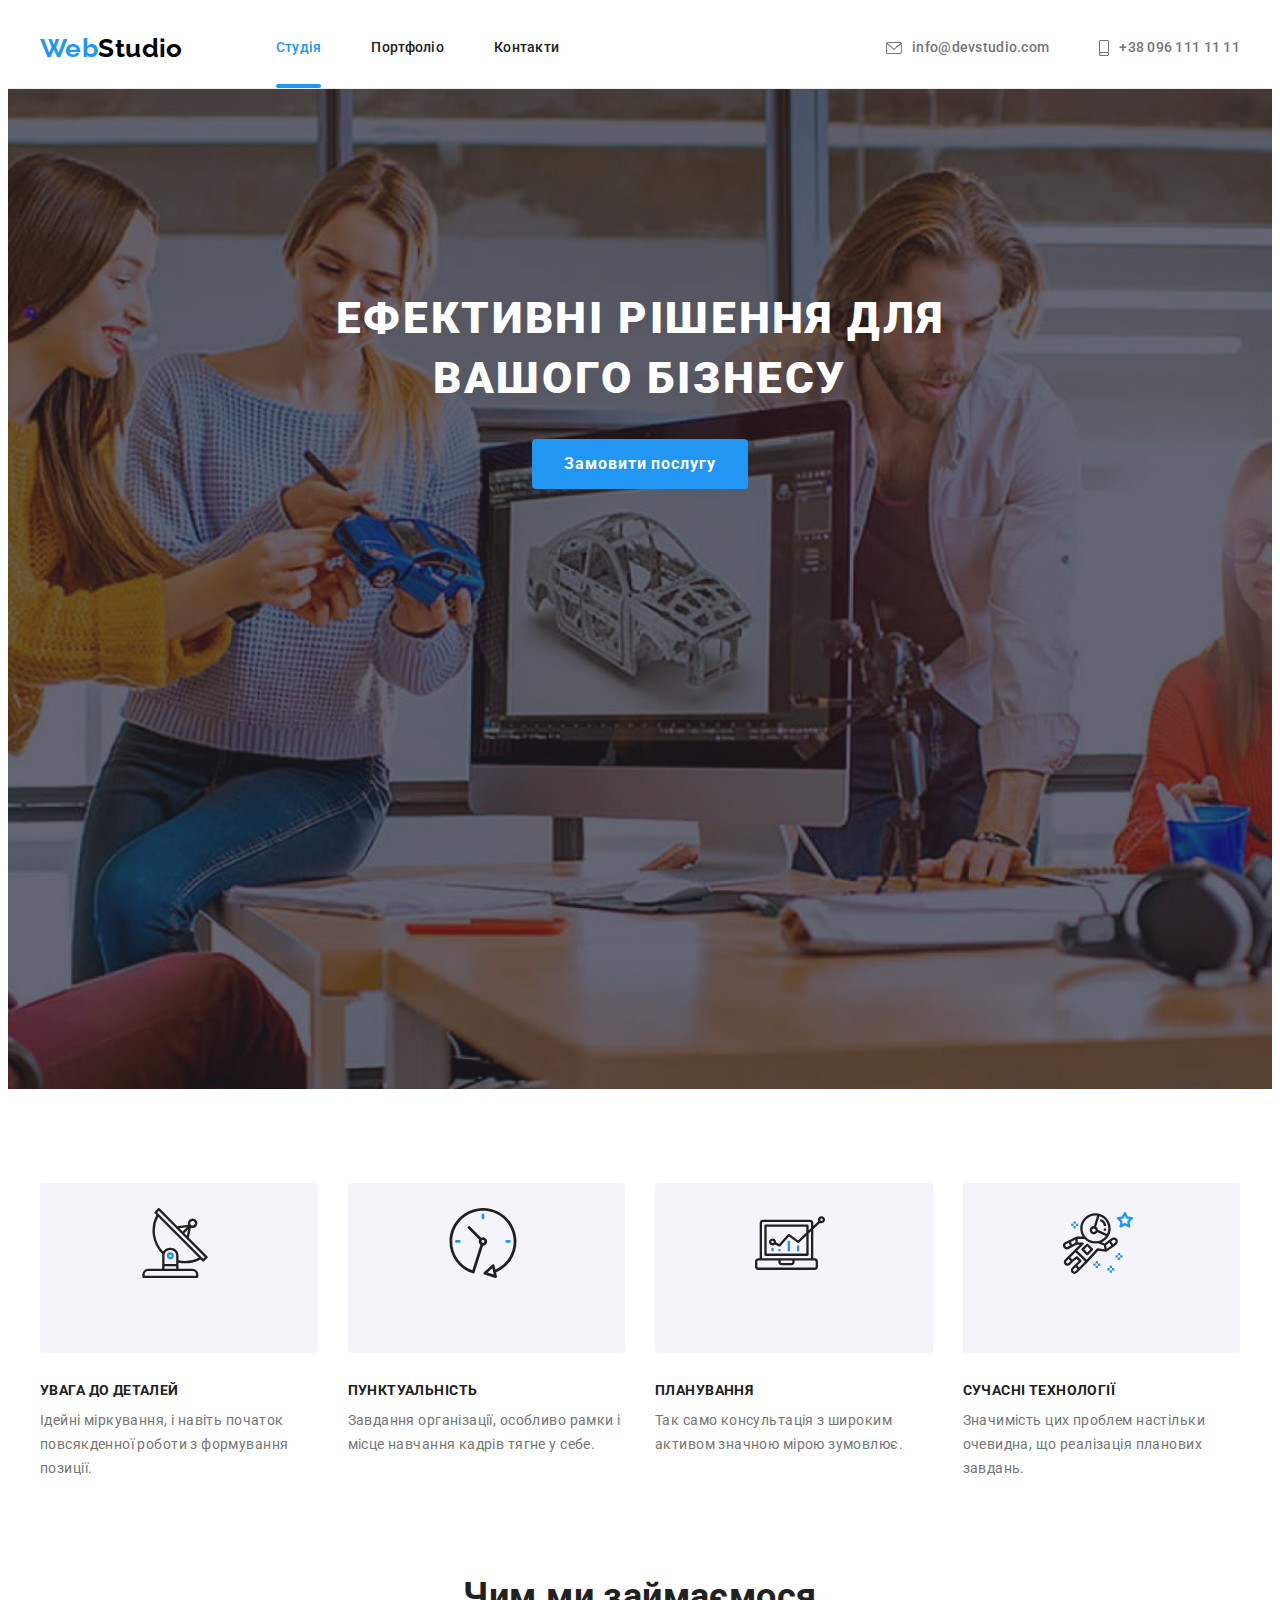
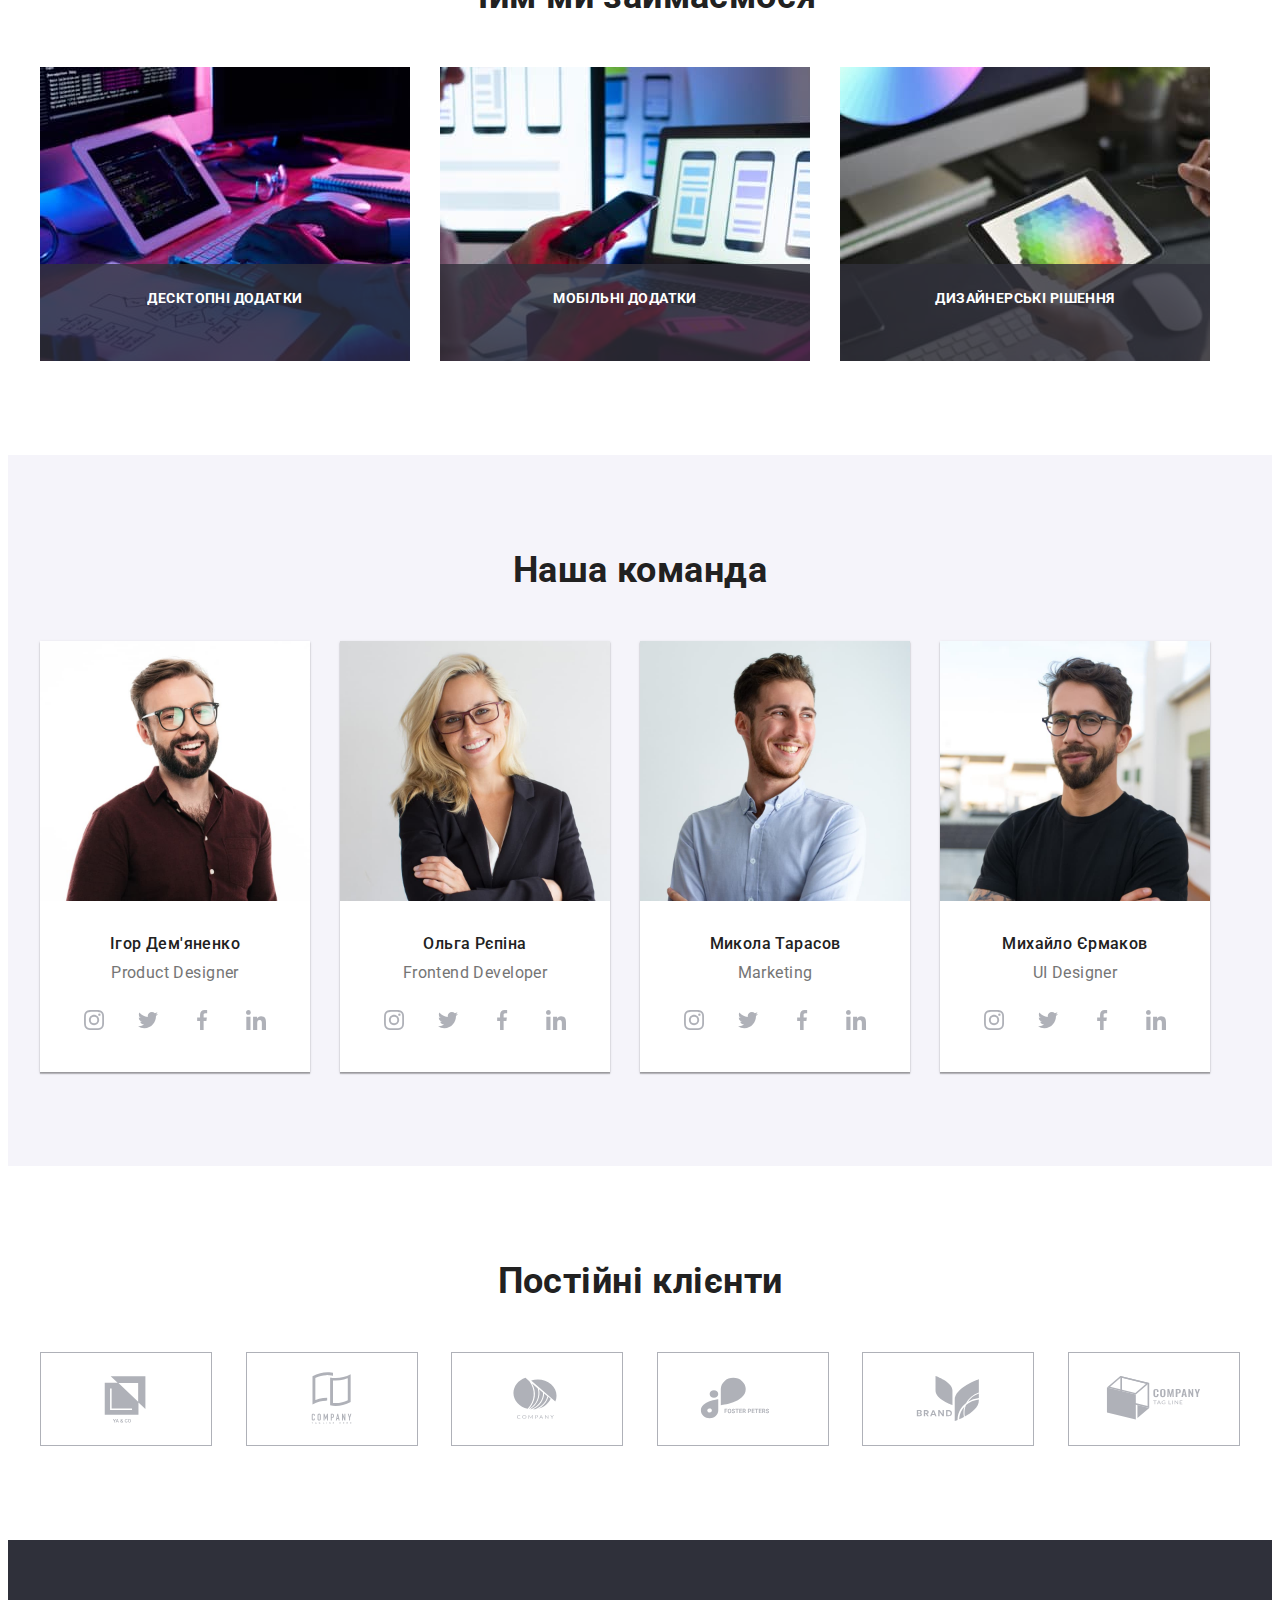
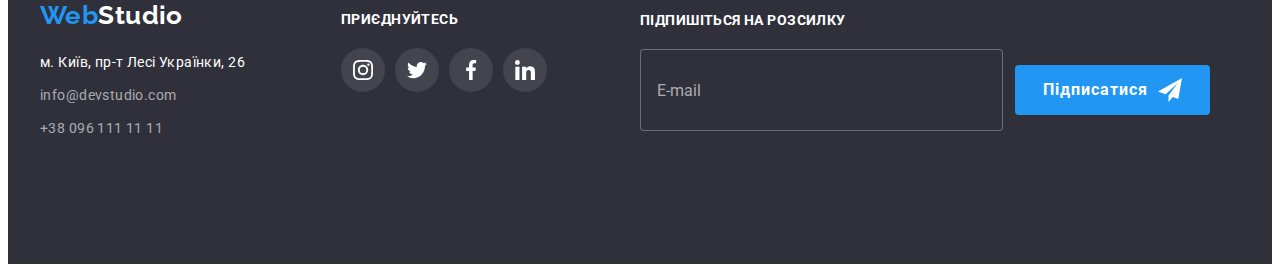
<file: index.html>
<!DOCTYPE html>
<html lang="uk">
  <head>
    <meta charset="UTF-8" />
    <meta http-equiv="X-UA-Compatible" content="IE=edge" />
    <meta name="viewport" content="width=device-width, initial-scale=1.0" />
    <title>Студія</title>
    <link
      rel="stylesheet"
      href="https://cdnjs.cloudflare.com/ajax/libs/modern-normalize/1.1.0/modern-normalize.min.css"
      integrity="sha512-wpPYUAdjBVSE4KJnH1VR1HeZfpl1ub8YT/NKx4PuQ5NmX2tKuGu6U/JRp5y+Y8XG2tV+wKQpNHVUX03MfMFn9Q=="
      crossorigin="anonymous"
      referrerpolicy="no-referrer"
    />
    <link rel="preconnect" href="https://fonts.googleapis.com" />
    <link rel="preconnect" href="https://fonts.gstatic.com" crossorigin />
    <link
      href="https://fonts.googleapis.com/css2?family=Raleway:wght@700&family=Roboto:wght@400;500;700;900&display=swap"
      rel="stylesheet"
    />
    <link rel="stylesheet" href="./css/main.min.css" />
  </head>

  <body>
    <header class="header">
      <div class="container header-wrapper">
        <a href="./index.html" class="logo link"
          >Web<span class="logo__head--black">Studio</span></a
        >
        <nav>
          <ul class="header__nav list">
            <li class="header__item"><a href="#" class="header__link current link">Студія</a></li>
            <li class="header__item">
              <a href="./portfolio.html" class="header__link link">Портфоліо</a>
            </li>
            <li class="header__item"><a href="#" class="header__link link">Контакти</a></li>
          </ul>
        </nav>
        <ul class="header__contacts list">
          <li class="header__item">
            <a href="mailto:info@devstudio.com" class="header__link header__link--light link">
              <svg class="header__icon" width="16" height="12">
                <use href="./images/icons.svg#icon-mail"></use>
              </svg>
              info@devstudio.com</a
            >
          </li>
          <li class="header__item">
            <a href="tel:+380961111111" class="header__link header__link--light link">
              <svg class="header__icon" width="10" height="16">
                <use href="./images/icons.svg#icon-phone"></use>
              </svg>
              +38 096 111 11 11</a
            >
          </li>
        </ul>
      </div>
    </header>

    <main>
      <section class="hero overlay">
        <div class="container">
          <h1 class="hero__title">Ефективні рішення для вашого бізнесу</h1>
          <button type="button" class="button hero__btn" data-modal-open>Замовити послугу</button>
        </div>
      </section>

      <section class="section features">
        <div class="container">
          <h2 class="section-title visually-hidden">Наші переваги</h2>
          <ul class="features__list list">
            <li class="features__item">
              <div class="features__thumb">
                <svg width="70" height="70">
                  <use href="./images/icons.svg#icon-antenna"></use>
                </svg>
              </div>
              <h3 class="features__title">УВАГА ДО ДЕТАЛЕЙ</h3>
              <p class="features__text">
                Ідейні міркування, і навіть початок повсякденної роботи з формування позиції.
              </p>
            </li>
            <li class="features__item">
              <div class="features__thumb">
                <svg width="70" height="70">
                  <use href="./images/icons.svg#icon-clock"></use>
                </svg>
              </div>
              <h3 class="features__title">ПУНКТУАЛЬНІСТЬ</h3>
              <p class="features__text">
                Завдання організації, особливо рамки і місце навчання кадрів тягне у себе.
              </p>
            </li>
            <li class="features__item">
              <div class="features__thumb">
                <svg width="70" height="70">
                  <use href="./images/icons.svg#icon-diagram"></use>
                </svg>
              </div>
              <h3 class="features__title">ПЛАНУВАННЯ</h3>
              <p class="features__text">
                Так само консультація з широким активом значною мірою зумовлює.
              </p>
            </li>
            <li class="features__item">
              <div class="features__thumb">
                <svg width="70" height="70">
                  <use href="./images/icons.svg#icon-astronaut"></use>
                </svg>
              </div>
              <h3 class="features__title">СУЧАСНІ ТЕХНОЛОГІЇ</h3>
              <p class="features__text">
                Значимість цих проблем настільки очевидна, що реалізація планових завдань.
              </p>
            </li>
          </ul>
        </div>
      </section>

      <section class="section work">
        <div class="container">
          <h2 class="section-title">Чим ми займаємося</h2>
          <ul class="work__list list">
            <li class="work__item">
              <img
                src="./images/work1.jpg"
                alt="Чоловік на клавіатурі пише код програми"
                width="370"
                height="294"
              />
              <h3 class="work__subtitle">Десктопні додатки</h3>
            </li>
            <li class="work__item">
              <img
                src="./images/work2.jpg"
                alt="Жінка обирає дизайн мобільної версії сайту"
                width="370"
                height="294"
              />
              <h3 class="work__subtitle">Мобільні додатки</h3>
            </li>
            <li class="work__item">
              <img
                src="./images/work3.jpg"
                alt="Жінка обирає кольорову палітру сайту"
                width="370"
                height="294"
              />
              <h3 class="work__subtitle">Дизайнерські рішення</h3>
            </li>
          </ul>
        </div>
      </section>

      <section class="section team">
        <div class="container">
          <h2 class="section-title">Наша команда</h2>
          <ul class="team__list list">
            <li class="team__item">
              <img src="./images/team1.jpg" alt="Ігор Дем'яненко" width="270" height="260" />
              <div class="team__meta-wrapper">
                <h3 class="team__title">Ігор Дем'яненко</h3>
                <p class="team__text">Product Designer</p>
                <ul class="social__list list">
                  <li>
                    <a class="social__link link" href="#">
                      <svg width="20" height="20">
                        <use href="./images/icons.svg#icon-instagram"></use>
                      </svg>
                    </a>
                  </li>
                  <li>
                    <a class="social__link link" href="#">
                      <svg width="20" height="20">
                        <use href="./images/icons.svg#icon-twitter"></use>
                      </svg>
                    </a>
                  </li>
                  <li>
                    <a class="social__link link" href="#">
                      <svg width="20" height="20">
                        <use href="./images/icons.svg#icon-facebook"></use>
                      </svg>
                    </a>
                  </li>
                  <li>
                    <a class="social__link link" href="#">
                      <svg width="20" height="20">
                        <use href="./images/icons.svg#icon-linkedin"></use>
                      </svg>
                    </a>
                  </li>
                </ul>
              </div>
            </li>
            <li class="team__item">
              <img src="./images/team2.jpg" alt="Ольга Рєпіна" width="270" height="260" />
              <div class="team__meta-wrapper">
                <h3 class="team__title">Ольга Рєпіна</h3>
                <p class="team__text">Frontend Developer</p>
                <ul class="social__list list">
                  <li>
                    <a class="social__link link" href="#">
                      <svg width="20" height="20">
                        <use href="./images/icons.svg#icon-instagram"></use>
                      </svg>
                    </a>
                  </li>
                  <li>
                    <a class="social__link link" href="#">
                      <svg width="20" height="20">
                        <use href="./images/icons.svg#icon-twitter"></use>
                      </svg>
                    </a>
                  </li>
                  <li>
                    <a class="social__link link" href="#">
                      <svg width="20" height="20">
                        <use href="./images/icons.svg#icon-facebook"></use>
                      </svg>
                    </a>
                  </li>
                  <li>
                    <a class="social__link link" href="#">
                      <svg width="20" height="20">
                        <use href="./images/icons.svg#icon-linkedin"></use>
                      </svg>
                    </a>
                  </li>
                </ul>
              </div>
            </li>
            <li class="team__item">
              <img src="./images/team3.jpg" alt="Микола Тарасов" width="270" height="260" />
              <div class="team__meta-wrapper">
                <h3 class="team__title">Микола Тарасов</h3>
                <p class="team__text">Marketing</p>
                <ul class="social__list list">
                  <li>
                    <a class="social__link link" href="#">
                      <svg width="20" height="20">
                        <use href="./images/icons.svg#icon-instagram"></use>
                      </svg>
                    </a>
                  </li>
                  <li>
                    <a class="social__link link" href="#">
                      <svg width="20" height="20">
                        <use href="./images/icons.svg#icon-twitter"></use>
                      </svg>
                    </a>
                  </li>
                  <li>
                    <a class="social__link link" href="#">
                      <svg width="20" height="20">
                        <use href="./images/icons.svg#icon-facebook"></use>
                      </svg>
                    </a>
                  </li>
                  <li>
                    <a class="social__link link" href="#">
                      <svg width="20" height="20">
                        <use href="./images/icons.svg#icon-linkedin"></use>
                      </svg>
                    </a>
                  </li>
                </ul>
              </div>
            </li>
            <li class="team__item">
              <img src="./images/team4.jpg" alt="Михайло Єрмаков" width="270" height="260" />
              <div class="team__meta-wrapper">
                <h3 class="team__title">Михайло Єрмаков</h3>
                <p class="team__text">UI Designer</p>
                <ul class="social__list list">
                  <li>
                    <a class="social__link link" href="#">
                      <svg width="20" height="20">
                        <use href="./images/icons.svg#icon-instagram"></use>
                      </svg>
                    </a>
                  </li>
                  <li>
                    <a class="social__link link" href="#">
                      <svg width="20" height="20">
                        <use href="./images/icons.svg#icon-twitter"></use>
                      </svg>
                    </a>
                  </li>
                  <li>
                    <a class="social__link link" href="#">
                      <svg width="20" height="20">
                        <use href="./images/icons.svg#icon-facebook"></use>
                      </svg>
                    </a>
                  </li>
                  <li>
                    <a class="social__link link" href="#">
                      <svg width="20" height="20">
                        <use href="./images/icons.svg#icon-linkedin"></use>
                      </svg>
                    </a>
                  </li>
                </ul>
              </div>
            </li>
          </ul>
        </div>
      </section>

      <section class="section clients">
        <div class="container">
          <h2 class="section-title">Постійні клієнти</h2>
          <ul class="clients__list list">
            <li class="clients__item">
              <a href="#" class="clients__link">
                <svg class="clients__icon" width="106" height="60">
                  <use href="./images/icons.svg#icon-client1"></use>
                </svg>
              </a>
            </li>
            <li class="clients__item">
              <a href="#" class="clients__link">
                <svg class="clients__icon" width="106" height="60">
                  <use href="./images/icons.svg#icon-client2"></use>
                </svg>
              </a>
            </li>
            <li class="clients__item">
              <a href="#" class="clients__link">
                <svg class="clients__icon" width="106" height="60">
                  <use href="./images/icons.svg#icon-client3"></use>
                </svg>
              </a>
            </li>
            <li class="clients__item">
              <a href="#" class="clients__link">
                <svg class="clients__icon" width="106" height="60">
                  <use href="./images/icons.svg#icon-client4"></use>
                </svg>
              </a>
            </li>
            <li class="clients__item">
              <a href="#" class="clients__link">
                <svg class="clients__icon" width="106" height="60">
                  <use href="./images/icons.svg#icon-client5"></use>
                </svg>
              </a>
            </li>
            <li class="clients__item">
              <a href="#" class="clients__link">
                <svg class="clients__icon" width="106" height="60">
                  <use href="./images/icons.svg#icon-client6"></use>
                </svg>
              </a>
            </li>
          </ul>
        </div>
      </section>
    </main>

    <footer class="footer">
      <div class="container">
        <div class="footer__contacts-wrapper">
          <a href="./index.html" class="logo link"
            >Web<span class="logo__foot--white">Studio</span></a
          >
          <address>
            <ul class="footer__contacts list">
              <li class="footer__item">
                <a href="https://goo.gl/maps/dykrHUNBgr2tMMfK7" class="footer__link footer__link--white link"
                  >м. Київ, пр-т Лесі Українки, 26</a
                >
              </li>
              <li class="footer__item">
                <a href="mailto:info@devstudio.com" class="footer__link link">info@devstudio.com</a>
              </li>
              <li class="footer__item">
                <a href="tel:+380961111111" class="footer__link link">+38 096 111 11 11</a>
              </li>
            </ul>
          </address>
        </div>
        <div class="footer__social-wrapper">
          <h3 class="footer__title">приєднуйтесь</h3>
          <ul class="social__list list">
            <li>
              <a class="social__link social__link--footer link" href="#">
                <svg width="20" height="20">
                  <use href="./images/icons.svg#icon-instagram"></use>
                </svg>
              </a>
            </li>
            <li>
              <a class="social__link social__link--footer link" href="#">
                <svg width="20" height="20">
                  <use href="./images/icons.svg#icon-twitter"></use>
                </svg>
              </a>
            </li>
            <li>
              <a class="social__link social__link--footer link" href="#">
                <svg width="20" height="20">
                  <use href="./images/icons.svg#icon-facebook"></use>
                </svg>
              </a>
            </li>
            <li>
              <a class="social__link social__link--footer link" href="#">
                <svg width="20" height="20">
                  <use href="./images/icons.svg#icon-linkedin"></use>
                </svg>
              </a>
            </li>
          </ul>
        </div>

        <div class="footer__subscription">
          <h3 class="footer__title">Підпишіться на розсилку</h3>
          <form class="footer__form" autocomplete="off">
            <input class="footer__input" type="email" name="e-mail" placeholder="E-mail" />
            <button class="button footer__btn" type="submit">
              Підписатися
              <svg width="24" height="24" class="footer__btn-icon">
                <use href="./images/icons.svg#icon-send"></use>
              </svg>
            </button>
          </form>
        </div>
      </div>
    </footer>

    <!-- Modal Window -->

    <div class="backdrop is-hidden" data-modal>
      <div class="modal">
        <button type="button" class="modal-close" data-modal-close>
          <svg width="11" height="11">
            <use href="./images/icons.svg#icon-modal-close"></use>
          </svg>
        </button>
        <form class="modal-form">
          <h3 class="form-title">Залиште свої дані, ми вам передзвонимо</h3>
          <label class="form-field">
            <span class="label-name">Ім'я</span>
            <input class="label-input" type="text" name="name" />
            <svg width="18" height="18" class="modal-icon">
              <use href="./images/icons.svg#icon-modal-name"></use>
            </svg>
          </label>
          <label class="form-field">
            <span class="label-name">Телефон</span>
            <input class="label-input" type="tel" name="tel" />
            <svg width="18" height="18" class="modal-icon">
              <use href="./images/icons.svg#icon-modal-phone"></use>
            </svg>
          </label>
          <label class="form-field">
            <span class="label-name">Пошта</span>
            <input class="label-input" type="email" name="e-mail" />
            <svg width="18" height="18" class="modal-icon">
              <use href="./images/icons.svg#icon-modal-email"></use>
            </svg>
          </label>
          <label class="form-field">
            <span class="label-name">Коментар</span>
            <textarea class="label-comment" placeholder="Введіть текст"></textarea>
          </label>
          <label class="form-agreement">
            <input type="checkbox" name="agreement" class="visually-hidden" />
            <span class="form-check">
              <svg width="11" height="8" class="icon-check">
                <use href="./images/icons.svg#icon-check"></use>
              </svg>
            </span>
            <span class="agreement-text"
              >Погоджуюся з розсилкою та приймаю <a href="#">Умови договору</a></span
            >
          </label>
          <button class="button button-send" type="submit">Відправити</button>
        </form>
      </div>
    </div>

    <script src="./js/modal.js"></script>
  </body>
</html>
</file>
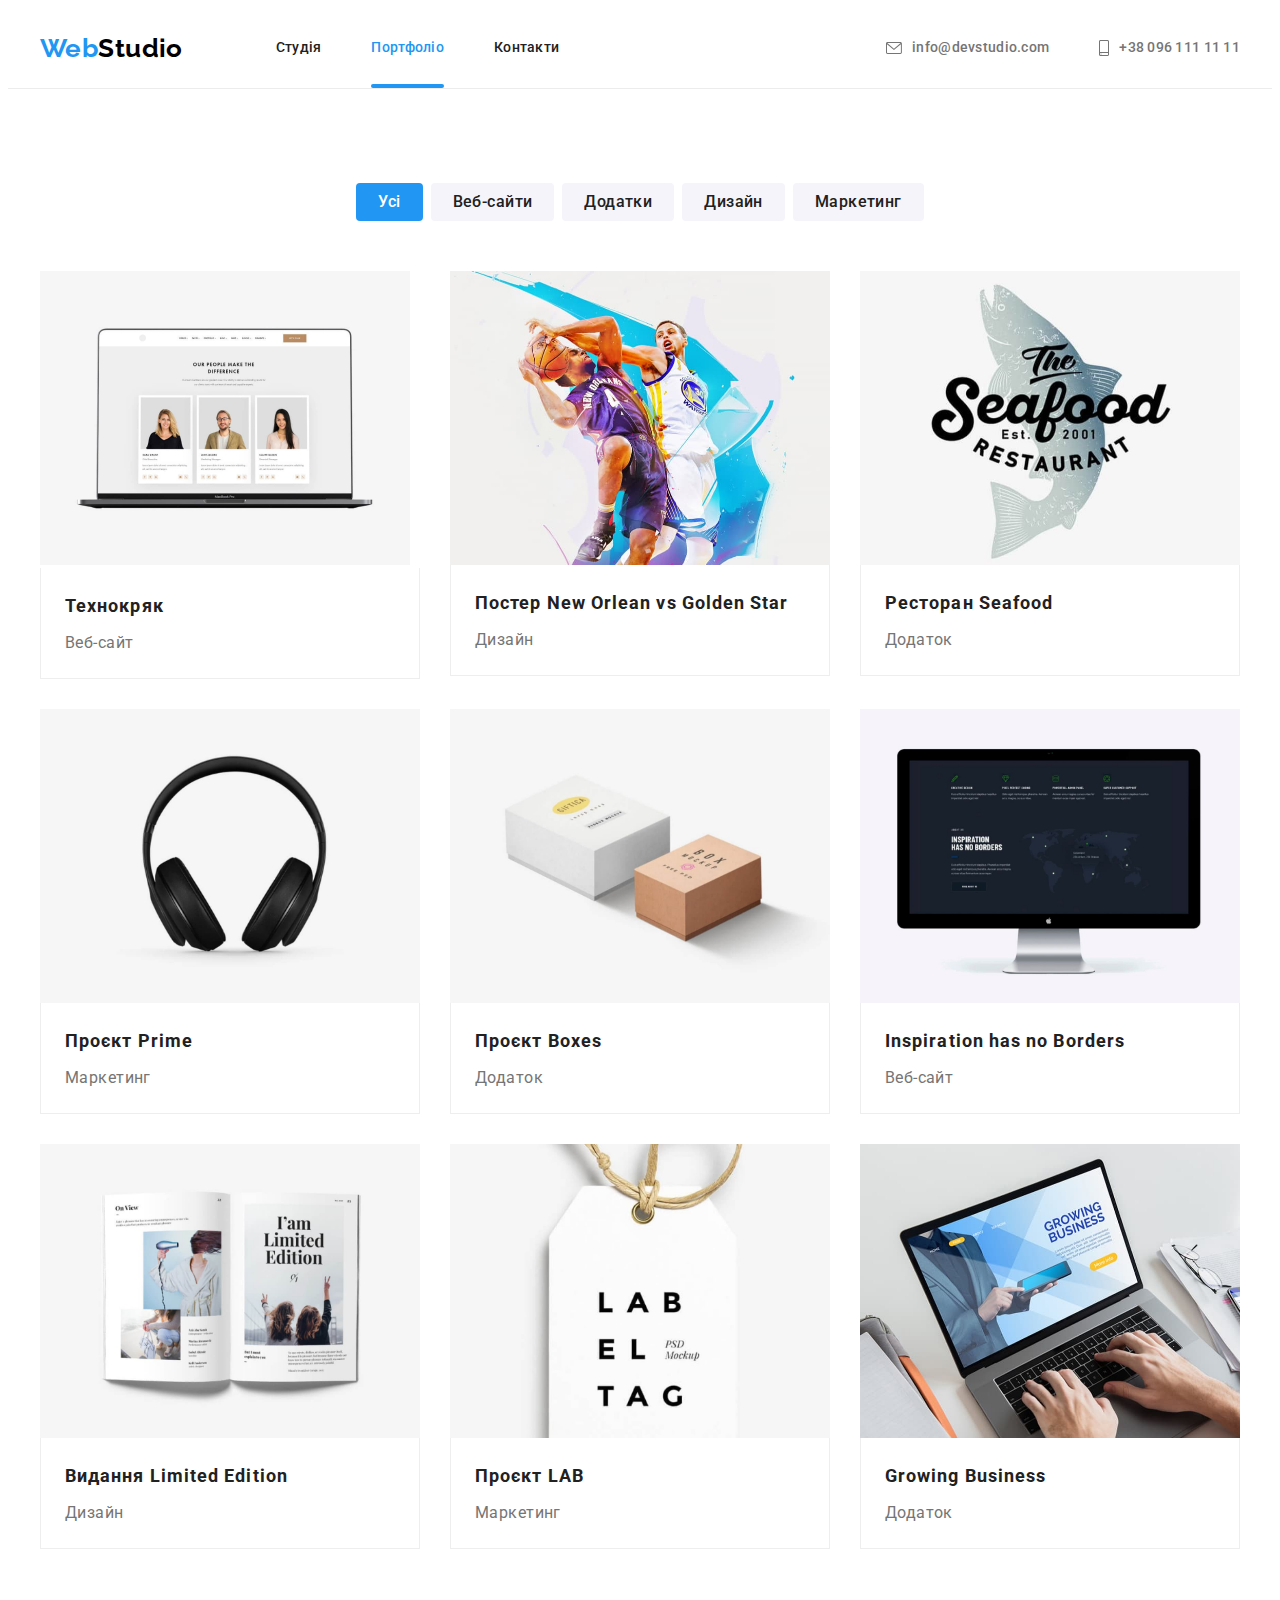
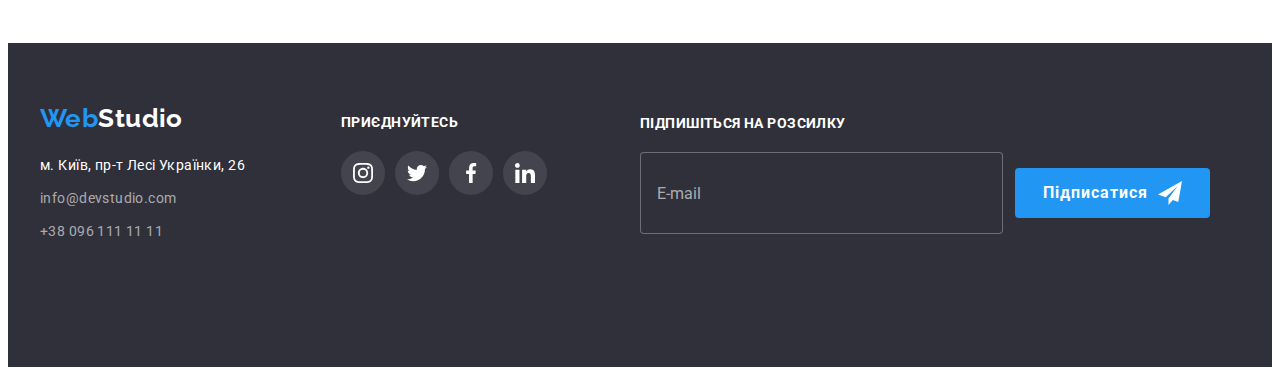
<file: portfolio.html>
<!DOCTYPE html>
<html lang="uk">
  <head>
    <meta charset="UTF-8" />
    <meta http-equiv="X-UA-Compatible" content="IE=edge" />
    <meta name="viewport" content="width=device-width, initial-scale=1.0" />
    <title>Портфоліо</title>
    <link
      rel="stylesheet"
      href="https://cdnjs.cloudflare.com/ajax/libs/modern-normalize/1.1.0/modern-normalize.min.css"
      integrity="sha512-wpPYUAdjBVSE4KJnH1VR1HeZfpl1ub8YT/NKx4PuQ5NmX2tKuGu6U/JRp5y+Y8XG2tV+wKQpNHVUX03MfMFn9Q=="
      crossorigin="anonymous"
      referrerpolicy="no-referrer"
    />
    <link rel="preconnect" href="https://fonts.googleapis.com" />
    <link rel="preconnect" href="https://fonts.gstatic.com" crossorigin />
    <link
      href="https://fonts.googleapis.com/css2?family=Raleway:wght@700&family=Roboto:wght@400;500;700;900&display=swap"
      rel="stylesheet"
    />
    <link rel="stylesheet" href="./css/main.min.css" />
  </head>
  <body>
    <header class="header">
      <div class="container header-wrapper">
        <a href="./index.html" class="logo link"
          >Web<span class="logo__head--black">Studio</span></a
        >
        <nav>
          <ul class="header__nav list">
            <li class="header__item">
              <a href="./index.html" class="header__link link">Студія</a>
            </li>
            <li class="header__item">
              <a href="#" class="header__link current link">Портфоліо</a>
            </li>
            <li class="header__item"><a href="#" class="header__link link">Контакти</a></li>
          </ul>
        </nav>
        <ul class="header__contacts list">
          <li class="header__item">
            <a href="mailto:info@devstudio.com" class="header__link header__link--light link">
              <svg class="header__icon" width="16" height="12">
                <use href="./images/icons.svg#icon-mail"></use>
              </svg>
              info@devstudio.com</a
            >
          </li>
          <li class="header__item">
            <a href="tel:+380961111111" class="header__link header__link--light link">
              <svg class="header__icon" width="10" height="16">
                <use href="./images/icons.svg#icon-phone"></use>
              </svg>
              +38 096 111 11 11</a
            >
          </li>
        </ul>
      </div>
    </header>

    <main>
      <div class="container">
        <section class="section portfolio">
          <h1 class="section-title visually-hidden">Наші роботи</h1>
          <ul class="filter list">
            <li><button type="button" class="filter__btn active">Усі</button></li>
            <li><button type="button" class="filter__btn">Веб-сайти</button></li>
            <li><button type="button" class="filter__btn">Додатки</button></li>
            <li><button type="button" class="filter__btn">Дизайн</button></li>
            <li><button type="button" class="filter__btn">Маркетинг</button></li>
          </ul>
          <ul class="portfolio__items list">
            <li class="portfolio__item">
              <a href="#" class="link">
                <div class="portfolio__image-wrapper">
                  <img
                    src="./images/galery1.jpg"
                    alt="Зразок шматку веб-сайту"
                    width="370"
                    height="294"
                  />
                  <p class="portfolio__sub-image">
                    Ресурс пропонує комплексні пропозиції з різним рівнем функціоналу та сервісів.
                    Все це дозволить відвідувачу отримати вичерпні відомості про компанію чи
                    приватну особу.
                  </p>
                </div>
                <div class="portfolio__content-wrapper">
                  <h2 class="portfolio__title">Технокряк</h2>
                  <p class="portfolio__text">Веб-сайт</p>
                </div>
              </a>
            </li>
            <li class="portfolio__item">
              <a href="#" class="link">
                <div class="portfolio__image-wrapper">
                  <img
                    class="portfolio__image"
                    src="./images/galery2.jpg"
                    alt="Два баскетболісти"
                    width="370"
                    height="294"
                  />
                  <p class="portfolio__sub-image">
                    Ресурс пропонує комплексні пропозиції з різним рівнем функціоналу та сервісів.
                    Все це дозволить відвідувачу отримати вичерпні відомості про компанію чи
                    приватну особу.
                  </p>
                </div>
                <div class="portfolio__content-wrapper">
                  <h2 class="portfolio__title">Постер New Orlean vs Golden Star</h2>
                  <p class="portfolio__text">Дизайн</p>
                </div>
              </a>
            </li>
            <li class="portfolio__item">
              <a href="#" class="link">
                <div class="portfolio__image-wrapper">
                  <img
                    class="portfolio__image"
                    src="./images/galery3.jpg"
                    alt="Зразок сайту рибного ресторану"
                    width="370"
                    height="294"
                  />
                  <p class="portfolio__sub-image">
                    Ресурс пропонує комплексні пропозиції з різним рівнем функціоналу та сервісів.
                    Все це дозволить відвідувачу отримати вичерпні відомості про компанію чи
                    приватну особу.
                  </p>
                </div>
                <div class="portfolio__content-wrapper">
                  <h2 class="portfolio__title">Ресторан Seafood</h2>
                  <p class="portfolio__text">Додаток</p>
                </div>
              </a>
            </li>
            <li class="portfolio__item">
              <a href="#" class="link">
                <div class="portfolio__image-wrapper">
                  <img
                    class="portfolio__image"
                    src="./images/galery4.jpg"
                    alt="Навушники"
                    width="370"
                    height="294"
                  />
                  <p class="portfolio__sub-image">
                    Ресурс пропонує комплексні пропозиції з різним рівнем функціоналу та сервісів.
                    Все це дозволить відвідувачу отримати вичерпні відомості про компанію чи
                    приватну особу.
                  </p>
                </div>
                <div class="portfolio__content-wrapper">
                  <h2 class="portfolio__title">Проєкт Prime</h2>
                  <p class="portfolio__text">Маркетинг</p>
                </div>
              </a>
            </li>
            <li class="portfolio__item">
              <a href="#" class="link">
                <div class="portfolio__image-wrapper">
                  <img
                    class="portfolio__image"
                    src="./images/galery5.jpg"
                    alt="Дві коробки"
                    width="370"
                    height="294"
                  />
                  <p class="portfolio__sub-image">
                    Ресурс пропонує комплексні пропозиції з різним рівнем функціоналу та сервісів.
                    Все це дозволить відвідувачу отримати вичерпні відомості про компанію чи
                    приватну особу.
                  </p>
                </div>
                <div class="portfolio__content-wrapper">
                  <h2 class="portfolio__title">Проєкт Boxes</h2>
                  <p class="portfolio__text">Додаток</p>
                </div>
              </a>
            </li>
            <li class="portfolio__item">
              <a href="#" class="link">
                <div class="portfolio__image-wrapper">
                  <img
                    class="portfolio__image"
                    src="./images/galery6.jpg"
                    alt="Монітор"
                    width="370"
                    height="294"
                  />
                  <p class="portfolio__sub-image">
                    Ресурс пропонує комплексні пропозиції з різним рівнем функціоналу та сервісів.
                    Все це дозволить відвідувачу отримати вичерпні відомості про компанію чи
                    приватну особу.
                  </p>
                </div>
                <div class="portfolio__content-wrapper">
                  <h2 class="portfolio__title">Inspiration has no Borders</h2>
                  <p class="portfolio__text">Веб-сайт</p>
                </div>
              </a>
            </li>
            <li class="portfolio__item">
              <a href="#" class="link">
                <div class="portfolio__image-wrapper">
                  <img
                    class="portfolio__image"
                    src="./images/galery7.jpg"
                    alt="Розгорнута книга з фото"
                    width="370"
                    height="294"
                  />
                  <p class="portfolio__sub-image">
                    Ресурс пропонує комплексні пропозиції з різним рівнем функціоналу та сервісів.
                    Все це дозволить відвідувачу отримати вичерпні відомості про компанію чи
                    приватну особу.
                  </p>
                </div>
                <div class="portfolio__content-wrapper">
                  <h2 class="portfolio__title">Видання Limited Edition</h2>
                  <p class="portfolio__text">Дизайн</p>
                </div>
              </a>
            </li>
            <li class="portfolio__item">
              <a href="#" class="link">
                <div class="portfolio__image-wrapper">
                  <img
                    class="portfolio__image"
                    src="./images/galery8.jpg"
                    alt="Бірка з назвою торгової марки"
                    width="370"
                    height="294"
                  />
                  <p class="portfolio__sub-image">
                    Ресурс пропонує комплексні пропозиції з різним рівнем функціоналу та сервісів.
                    Все це дозволить відвідувачу отримати вичерпні відомості про компанію чи
                    приватну особу.
                  </p>
                </div>
                <div class="portfolio__content-wrapper">
                  <h2 class="portfolio__title">Проєкт LAB</h2>
                  <p class="portfolio__text">Маркетинг</p>
                </div>
              </a>
            </li>
            <li class="portfolio__item">
              <a href="#" class="link">
                <div class="portfolio__image-wrapper">
                  <img
                    class="portfolio__image"
                    src="./images/galery9.jpg"
                    alt="Ноутбук з руками на клавіатурі"
                    width="370"
                    height="294"
                  />
                  <p class="portfolio__sub-image">
                    Ресурс пропонує комплексні пропозиції з різним рівнем функціоналу та сервісів.
                    Все це дозволить відвідувачу отримати вичерпні відомості про компанію чи
                    приватну особу.
                  </p>
                </div>
                <div class="portfolio__content-wrapper">
                  <h2 class="portfolio__title">Growing Business</h2>
                  <p class="portfolio__text">Додаток</p>
                </div>
              </a>
            </li>
          </ul>
        </section>
      </div>
    </main>

    <footer class="footer">
      <div class="container">
        <div class="footer__contacts-wrapper">
          <a href="./index.html" class="logo link"
            >Web<span class="logo__foot--white">Studio</span></a
          >
          <address>
            <ul class="footer__contacts list">
              <li class="footer__item">
                <a href="https://goo.gl/maps/dykrHUNBgr2tMMfK7" class="footer__link footer__link--white link"
                  >м. Київ, пр-т Лесі Українки, 26</a
                >
              </li>
              <li class="footer__item">
                <a href="mailto:info@devstudio.com" class="footer__link link">info@devstudio.com</a>
              </li>
              <li class="footer__item">
                <a href="tel:+380961111111" class="footer__link link">+38 096 111 11 11</a>
              </li>
            </ul>
          </address>
        </div>
        <div class="footer__social-wrapper">
          <h3 class="footer__title">приєднуйтесь</h3>
          <ul class="social__list list">
            <li>
              <a class="social__link social__link--footer link" href="#">
                <svg width="20" height="20">
                  <use href="./images/icons.svg#icon-instagram"></use>
                </svg>
              </a>
            </li>
            <li>
              <a class="social__link social__link--footer link" href="#">
                <svg width="20" height="20">
                  <use href="./images/icons.svg#icon-twitter"></use>
                </svg>
              </a>
            </li>
            <li>
              <a class="social__link social__link--footer link" href="#">
                <svg width="20" height="20">
                  <use href="./images/icons.svg#icon-facebook"></use>
                </svg>
              </a>
            </li>
            <li>
              <a class="social__link social__link--footer link" href="#">
                <svg width="20" height="20">
                  <use href="./images/icons.svg#icon-linkedin"></use>
                </svg>
              </a>
            </li>
          </ul>
        </div>

        <div class="footer__subscription">
          <h3 class="footer__title">Підпишіться на розсилку</h3>
          <form class="footer__form" autocomplete="off">
            <input class="footer__input" type="email" name="e-mail" placeholder="E-mail" />
            <button class="button footer__btn" type="submit">
              Підписатися
              <svg width="24" height="24" class="footer__btn-icon">
                <use href="./images/icons.svg#icon-send"></use>
              </svg>
            </button>
          </form>
        </div>
      </div>
    </footer>
  </body>
</html>
</file>
<file: css/main.min.css>
:root{--main-text-color: #212121;--light-text-color: #757575;--accent-blue-color: #2196f3;--white-color: #ffffff;--black-color: #000000;--transp-color: rgba(255, 255, 255, 0.6);--accent-bg-color: #f5f4fa;--footer-bg-color: #2f303a;--nav-border-color: #ececec;--item-border-color: #eeeeee;--bg-icon: #f5f4fa;--icon-color: #afb1b8;--icon-foot-color: #43444d;--backdrop-color: rgba(0, 0, 0, 0.2);--font-w-500: 500;--font-w-700: 700;--font-w-900: 900;--font-sz-12: 12px;--font-sz-14: 14px;--font-sz-16: 16px;--font-sz-18: 18px;--font-sz-20: 20px;--font-sz-26: 26px;--font-sz-36: 36px;--font-sz-44: 44px;--let-sp02: 0.02em;--let-sp03: 0.03em;--let-sp06: 0.06em;--time: 250ms;--timing-function: cubic-bezier(0.4, 0, 0.2, 1)}.visually-hidden{position:absolute;width:1px;height:1px;margin:-1px;border:0;padding:0;white-space:nowrap;-webkit-clip-path:inset(100%);clip-path:inset(100%);clip:rect(0 0 0 0);overflow:hidden}body{font-family:"Roboto",sans-serif;font-size:var(--font-sz-14);letter-spacing:var(--let-sp03);color:var(--main-text-color);background-color:var(--white-color)}h1,h2,h3,h4,h5,h6,p{margin:0;padding:0}.list{margin:0;padding:0;list-style:none}.link{text-decoration:none}.container{width:1200px;margin:0 auto;padding:0 15px}.section{padding-top:94px;padding-bottom:94px}.section.work{padding-top:0}.button{font-family:inherit;font-weight:var(--font-w-700);font-size:var(--font-sz-16);line-height:1.88;letter-spacing:var(--let-sp06);color:var(--white-color);background-color:var(--accent-blue-color);border:none;border-radius:4px;cursor:pointer}.hero__btn{padding:10px 32px}.footer__btn{position:relative;width:200px;height:50px;padding:10px 62px 10px 28px}.footer__btn-icon{position:absolute;top:13px;right:28px}.logo{display:block;font-family:"Raleway",sans-serif;font-weight:var(--font-w-700);font-size:var(--font-sz-26);line-height:1.19;color:var(--accent-blue-color)}.logo__head--black{color:var(--black-color)}.logo__foot--white{color:var(--white-color)}.backdrop{position:fixed;top:0;left:0;width:100%;height:100%;background-color:var(--backdrop-color);visibility:visible;opacity:1;-webkit-transition:visibility var(--time) var(--timing-function),opacity var(--time) var(--timing-function);transition:visibility var(--time) var(--timing-function),opacity var(--time) var(--timing-function)}.backdrop.is-hidden{visibility:hidden;opacity:0;pointer-events:none}.backdrop.is-hidden .modal{-webkit-transform:translate(-50%, -50%) scale(0);transform:translate(-50%, -50%) scale(0);opacity:0}.modal{position:absolute;top:50%;left:50%;display:-webkit-box;display:-ms-flexbox;display:flex;-webkit-box-pack:end;-ms-flex-pack:end;justify-content:flex-end;width:528px;height:581px;padding:40px;background-color:var(--white-color);border-radius:4px;-webkit-transform:translate(-50%, -50%) scale(1);transform:translate(-50%, -50%) scale(1);opacity:1;-webkit-transition:opacity var(--time) var(--timing-function),-webkit-transform var(--time) var(--timing-function);transition:opacity var(--time) var(--timing-function),-webkit-transform var(--time) var(--timing-function);transition:transform var(--time) var(--timing-function),opacity var(--time) var(--timing-function);transition:transform var(--time) var(--timing-function),opacity var(--time) var(--timing-function),-webkit-transform var(--time) var(--timing-function)}.modal-close{position:absolute;top:0;right:0;display:-webkit-box;display:-ms-flexbox;display:flex;-webkit-box-pack:center;-ms-flex-pack:center;justify-content:center;-webkit-box-align:center;-ms-flex-align:center;align-items:center;width:30px;height:30px;background-color:var(--white-color);border-color:rgba(0,0,0,.1);border-radius:50%;cursor:pointer;-webkit-transition:fill var(--time) var(--timing-function);transition:fill var(--time) var(--timing-function)}.modal-close:hover,.modal-close:focus{fill:var(--accent-blue-color)}.form-title{margin-bottom:12px;font-family:"Roboto";font-weight:var(--font-w-700);font-size:var(--font-sz-20);line-height:1.15;text-align:center;letter-spacing:var(--let-sp03);color:var(--main-text-color)}.form-field{position:relative;display:block}.label-name{display:block;margin-bottom:4px;font-size:var(--font-sz-12);line-height:1.17;letter-spacing:.01em;color:var(--light-text-color)}.label-input{width:448px;height:40px;padding:0 40px;margin-bottom:10px;font-family:inherit;font-size:inherit;color:var(--main-text-color);border:1px solid rgba(33,33,33,.2);border-radius:4px;-webkit-transition:border-color var(--time) var(--timing-function);transition:border-color var(--time) var(--timing-function)}.label-input:focus{border:1px solid var(--accent-blue-color);outline:none}.modal-icon{position:absolute;left:12px;bottom:21px;fill:var(--main-text-color);-webkit-transition:fill var(--time) var(--timing-function);transition:fill var(--time) var(--timing-function)}.label-input:focus+.modal-icon{fill:var(--accent-blue-color)}.label-comment{width:448px;height:120px;padding:12px 16px;resize:none;font-family:inherit;font-size:inherit;line-height:1.17;letter-spacing:.01em;color:var(--main-text-color);border:1px solid rgba(33,33,33,.2);border-radius:4px;-webkit-transition:border-color var(--time) var(--timing-function);transition:border-color var(--time) var(--timing-function)}.label-comment:focus{border:1px solid var(--accent-blue-color);outline:none}.label-comment::-webkit-input-placeholder{color:rgba(117,117,117,.5);font-size:var(--font-sz-12)}.label-comment::-moz-placeholder{color:rgba(117,117,117,.5);font-size:var(--font-sz-12)}.label-comment:-ms-input-placeholder{color:rgba(117,117,117,.5);font-size:var(--font-sz-12)}.label-comment::-ms-input-placeholder{color:rgba(117,117,117,.5);font-size:var(--font-sz-12)}.label-comment::placeholder{color:rgba(117,117,117,.5);font-size:var(--font-sz-12)}.form-agreement{display:block;text-align:center;margin:20px 0 30px;cursor:pointer}.form-agreement input:focus+.form-check{border-color:var(--accent-blue-color)}.form-agreement input:checked+.form-check{background-color:var(--accent-blue-color);border-color:var(--accent-blue-color)}.form-check{position:relative;top:2px;left:-6px;width:16px;height:15px;border:2px solid var(--black-color);border-radius:2px;display:-webkit-inline-box;display:-ms-inline-flexbox;display:inline-flex;-webkit-box-pack:center;-ms-flex-pack:center;justify-content:center;-webkit-box-align:center;-ms-flex-align:center;align-items:center;cursor:pointer}.icon-check{position:absolute}.agreement-text{font-family:inherit;font-size:inherit;line-height:1.71;letter-spacing:var(--let-sp03);color:var(--light-text-color)}.agreement-text>a{color:var(--accent-blue-color)}.button-send{display:block;width:200px;height:50px;padding:10px 52px;margin:0 auto;-webkit-box-shadow:0px 4px 4px rgba(0,0,0,.15);box-shadow:0px 4px 4px rgba(0,0,0,.15)}.social__list{display:-webkit-box;display:-ms-flexbox;display:flex;-webkit-box-pack:justify;-ms-flex-pack:justify;justify-content:space-between}.social__link{display:-webkit-box;display:-ms-flexbox;display:flex;-webkit-box-pack:center;-ms-flex-pack:center;justify-content:center;-webkit-box-align:center;-ms-flex-align:center;align-items:center;width:44px;height:44px;border-radius:50%;fill:var(--icon-color);-webkit-transition:fill var(--time) var(--timing-function),background-color var(--time) var(--timing-function);transition:fill var(--time) var(--timing-function),background-color var(--time) var(--timing-function)}.social__link:hover,.social__link:focus{fill:var(--white-color);background-color:var(--accent-blue-color)}.social__link--footer{fill:var(--white-color);background-color:var(--icon-foot-color)}.section-title{margin-bottom:50px;font-size:var(--font-sz-36);line-height:1.17;text-align:center}.filter{display:-webkit-box;display:-ms-flexbox;display:flex;-webkit-box-pack:center;-ms-flex-pack:center;justify-content:center;margin-bottom:50px}.filter>li:not(:last-child){margin-right:8px}.filter__btn{padding:6px 22px;font-family:inherit;font-weight:var(--font-w-500);font-size:var(--font-sz-16);line-height:1.62;letter-spacing:inherit;color:inherit;background-color:var(--accent-bg-color);border:none;border-radius:4px;cursor:pointer;-webkit-transition:color var(--time) var(--timing-function),background-color var(--time) var(--timing-function),-webkit-box-shadow var(--time) var(--timing-function);transition:color var(--time) var(--timing-function),background-color var(--time) var(--timing-function),-webkit-box-shadow var(--time) var(--timing-function);transition:color var(--time) var(--timing-function),background-color var(--time) var(--timing-function),box-shadow var(--time) var(--timing-function);transition:color var(--time) var(--timing-function),background-color var(--time) var(--timing-function),box-shadow var(--time) var(--timing-function),-webkit-box-shadow var(--time) var(--timing-function)}.filter__btn.active{color:var(--white-color);background-color:var(--accent-blue-color);-webkit-transition:color var(--time) var(--timing-function),background-color var(--time) var(--timing-function),-webkit-box-shadow var(--time) var(--timing-function);transition:color var(--time) var(--timing-function),background-color var(--time) var(--timing-function),-webkit-box-shadow var(--time) var(--timing-function);transition:color var(--time) var(--timing-function),background-color var(--time) var(--timing-function),box-shadow var(--time) var(--timing-function);transition:color var(--time) var(--timing-function),background-color var(--time) var(--timing-function),box-shadow var(--time) var(--timing-function),-webkit-box-shadow var(--time) var(--timing-function)}.filter__btn:hover,.filter__btn:focus{color:var(--white-color);background-color:var(--accent-blue-color);-webkit-box-shadow:0 2px 2px 0 rgba(0,0,0,.12),0 1px 2px 0 rgba(0,0,0,.08),0 3px 1px 0 rgba(0,0,0,.1);box-shadow:0 2px 2px 0 rgba(0,0,0,.12),0 1px 2px 0 rgba(0,0,0,.08),0 3px 1px 0 rgba(0,0,0,.1)}.header{border-bottom:1px solid var(--nav-border-color)}.header-wrapper{display:-webkit-box;display:-ms-flexbox;display:flex;-webkit-box-align:center;-ms-flex-align:center;align-items:center}.header__nav{display:-webkit-box;display:-ms-flexbox;display:flex;margin-left:93px}.header__item:not(:last-child){margin-right:50px}.header__link{display:-webkit-inline-box;display:-ms-inline-flexbox;display:inline-flex;-webkit-box-align:center;-ms-flex-align:center;align-items:center;padding-top:32px;padding-bottom:32px;font-weight:var(--font-w-500);line-height:1.14;letter-spacing:var(--let-sp02);color:var(--main-text-color);-webkit-transition:color var(--time) var(--timing-function);transition:color var(--time) var(--timing-function)}.header__link:hover,.header__link:focus{color:var(--accent-blue-color)}.header__link.current{position:relative;color:var(--accent-blue-color)}.header__link.current::after{display:block;content:"";position:absolute;width:100%;height:4px;bottom:0;background-color:var(--accent-blue-color);border-radius:2px}.header__link--light{color:var(--light-text-color)}.header__contacts{display:-webkit-box;display:-ms-flexbox;display:flex;margin-left:auto}.header__icon{margin-right:10px;fill:currentColor}.overlay{max-width:1600px;height:600px;margin-left:auto;margin-right:auto;background-image:-webkit-gradient(linear, left top, left bottom, from(rgba(47, 48, 58, 0.4)), to(rgba(47, 48, 58, 0.4))),url("../images/Hero.jpg");background-image:linear-gradient(rgba(47, 48, 58, 0.4), rgba(47, 48, 58, 0.4)),url("../images/Hero.jpg");background-size:cover;background-repeat:no-repeat;background-position:center}.hero{padding-top:200px;padding-bottom:200px;text-align:center;color:var(--white-color);background-color:var(--footer-bg-color)}.hero__title{max-width:696px;margin-left:auto;margin-right:auto;margin-bottom:30px;font-weight:var(--font-w-900);font-size:var(--font-sz-44);line-height:1.36;letter-spacing:var(--let-sp06);text-transform:uppercase}.features__list{display:-webkit-box;display:-ms-flexbox;display:flex}.features__item{width:calc((100% - 90px)/4)}.features__item:not(:last-child){margin-right:30px}.features__thumb{height:120px;padding:25px 100px;margin-bottom:30px;background-color:var(--bg-icon);border-radius:4px}.features__title{margin-bottom:10px;font-size:inherit;line-height:1.14;text-transform:uppercase}.features__text{margin-top:0;line-height:1.71;color:var(--light-text-color)}.work__list{display:-webkit-box;display:-ms-flexbox;display:flex}.work__item{position:relative}.work__item:not(:last-child){margin-right:30px}.work__item>img{display:block}.work__subtitle{position:absolute;width:100%;height:70px;bottom:0;padding-top:27px;font-size:inherit;line-height:1.14;text-align:center;letter-spacing:var(--let-sp03);text-transform:uppercase;color:var(--white-color);background-color:rgba(47,48,58,.8)}.team{background-color:var(--accent-bg-color)}.team__list{display:-webkit-box;display:-ms-flexbox;display:flex}.team__item{padding-bottom:30px;margin-right:30px;text-align:center;background-color:var(--white-color);-webkit-box-shadow:0 2px 1px 0 rgba(0,0,0,.2),0 1px 1px 0 rgba(0,0,0,.14),0 1px 3px 0 rgba(0,0,0,.12);box-shadow:0 2px 1px 0 rgba(0,0,0,.2),0 1px 1px 0 rgba(0,0,0,.14),0 1px 3px 0 rgba(0,0,0,.12)}.team__item>img{margin-bottom:30px}.team__meta-wrapper{padding-right:32px;padding-left:32px}.team__title{margin-bottom:10px;font-weight:var(--font-w-500);font-size:var(--font-sz-16);line-height:1.19}.team__text{margin-bottom:16px;font-size:var(--font-sz-16);line-height:1.19;color:var(--light-text-color)}.clients__list{display:-webkit-box;display:-ms-flexbox;display:flex;-webkit-box-pack:justify;-ms-flex-pack:justify;justify-content:space-between}.clients__item{width:170px;min-height:92px;border:1px solid var(--icon-color);-webkit-transition:border-color var(--time) var(--timing-function);transition:border-color var(--time) var(--timing-function)}.clients__item:hover,.clients__item:focus{border-color:var(--accent-blue-color)}.clients__link{display:block;padding:16px 32px;-webkit-transition:fill var(--time) var(--timing-function);transition:fill var(--time) var(--timing-function)}.clients__link:hover .clients__icon,.clients__link:focus .clients__icon{fill:var(--accent-blue-color)}.clients__icon{display:block;fill:var(--icon-color);-webkit-transition:fill var(--time) var(--timing-function);transition:fill var(--time) var(--timing-function)}.footer{background-color:var(--footer-bg-color)}.footer .container{display:-webkit-box;display:-ms-flexbox;display:flex}.footer__contacts-wrapper{padding-top:60px;margin-right:70px;width:231px;height:252px}.footer__contacts{margin-top:20px;font-style:normal;line-height:1.71}.footer__item:not(:last-child){margin-bottom:9px}.footer__link{display:block;-webkit-transition:color var(--time) var(--timing-function);transition:color var(--time) var(--timing-function);color:var(--transp-color)}.footer__link:hover,.footer__link:focus{color:var(--accent-blue-color)}.footer__link--white{color:var(--white-color)}.footer__social-wrapper{display:-webkit-box;display:-ms-flexbox;display:flex;-webkit-box-orient:vertical;-webkit-box-direction:normal;-ms-flex-direction:column;flex-direction:column;padding-top:72px;margin-right:93px;width:206px;height:252px}.footer__title{margin-bottom:20px;font-size:inherit;line-height:1.14;text-transform:uppercase;color:var(--white-color)}.footer__subscription{padding-top:73px;max-width:570px;height:86px}.footer__form{display:-webkit-box;display:-ms-flexbox;display:flex;-webkit-box-pack:justify;-ms-flex-pack:justify;justify-content:space-between;-webkit-box-align:center;-ms-flex-align:center;align-items:center}.footer__input{width:358px;height:50px;padding:15px 16px;margin-right:12px;font-family:inherit;font-size:var(--font-sz-16);line-height:1.25;color:rgba(255,255,255,.9);background-color:#2f303a;border:1px solid rgba(255,255,255,.3);border-radius:4px}.footer__input::-webkit-input-placeholder{color:rgba(255,255,255,.6)}.footer__input::-moz-placeholder{color:rgba(255,255,255,.6)}.footer__input:-ms-input-placeholder{color:rgba(255,255,255,.6)}.footer__input::-ms-input-placeholder{color:rgba(255,255,255,.6)}.footer__input::placeholder{color:rgba(255,255,255,.6)}.portfolio__items{display:-webkit-box;display:-ms-flexbox;display:flex;-ms-flex-wrap:wrap;flex-wrap:wrap;margin:-15px}.portfolio__item{margin:15px;width:calc((100% - 90px)/3);-webkit-transition:-webkit-box-shadow var(--time) var(--timing-function);transition:-webkit-box-shadow var(--time) var(--timing-function);transition:box-shadow var(--time) var(--timing-function);transition:box-shadow var(--time) var(--timing-function), -webkit-box-shadow var(--time) var(--timing-function)}.portfolio__item:hover,.portfolio__item:focus{-webkit-box-shadow:1px 4px 6px 0 rgba(0,0,0,.16),0 4px 4px 0 rgba(0,0,0,.06),0 1px 1px 0 rgba(0,0,0,.12);box-shadow:1px 4px 6px 0 rgba(0,0,0,.16),0 4px 4px 0 rgba(0,0,0,.06),0 1px 1px 0 rgba(0,0,0,.12)}.portfolio__image-wrapper{position:relative;overflow:hidden}.portfolio__image{display:block;width:100%}.portfolio__sub-image{position:absolute;top:0;left:0;width:100%;height:100%;padding:63px 24px;font-size:var(--font-sz-18);line-height:1.56;color:var(--white-color);background-color:rgba(33,150,243,.9);opacity:0;-webkit-transform:translateY(100%);transform:translateY(100%);-webkit-transition:opacity var(--time) var(--timing-function),-webkit-transform var(--time) var(--timing-function);transition:opacity var(--time) var(--timing-function),-webkit-transform var(--time) var(--timing-function);transition:transform var(--time) var(--timing-function),opacity var(--time) var(--timing-function);transition:transform var(--time) var(--timing-function),opacity var(--time) var(--timing-function),-webkit-transform var(--time) var(--timing-function)}.portfolio__item:hover .portfolio__sub-image,.portfolio__item:focus .portfolio__sub-image{-webkit-transform:translateY(0);transform:translateY(0);opacity:1}.portfolio__content-wrapper{padding:20px 24px;border-left:1px solid var(--item-border-color);border-right:1px solid var(--item-border-color);border-bottom:1px solid var(--item-border-color)}.portfolio__title{margin-bottom:4px;font-size:var(--font-sz-18);line-height:2;letter-spacing:var(--let-sp06);color:var(--main-text-color)}.portfolio__text{font-size:var(--font-sz-16);line-height:1.88;color:var(--light-text-color)}/*# sourceMappingURL=main.min.css.map */
</file>
